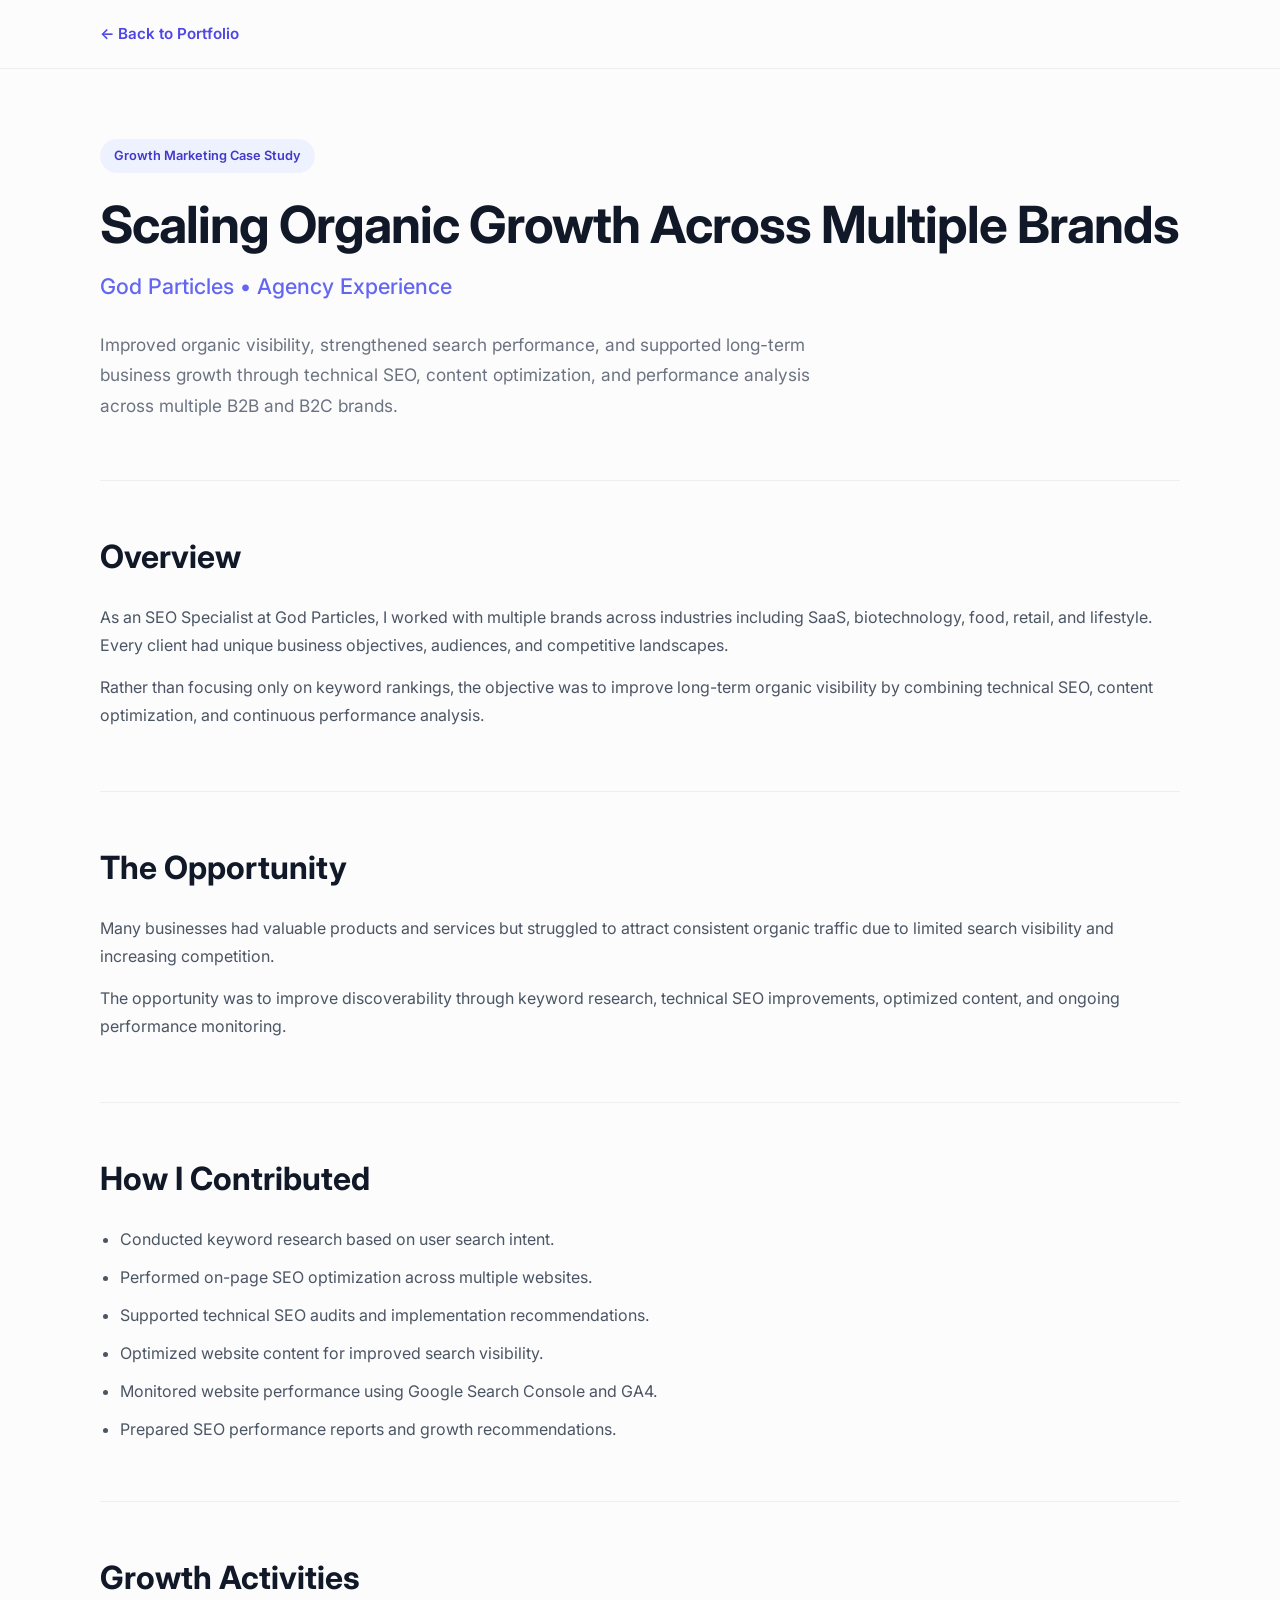
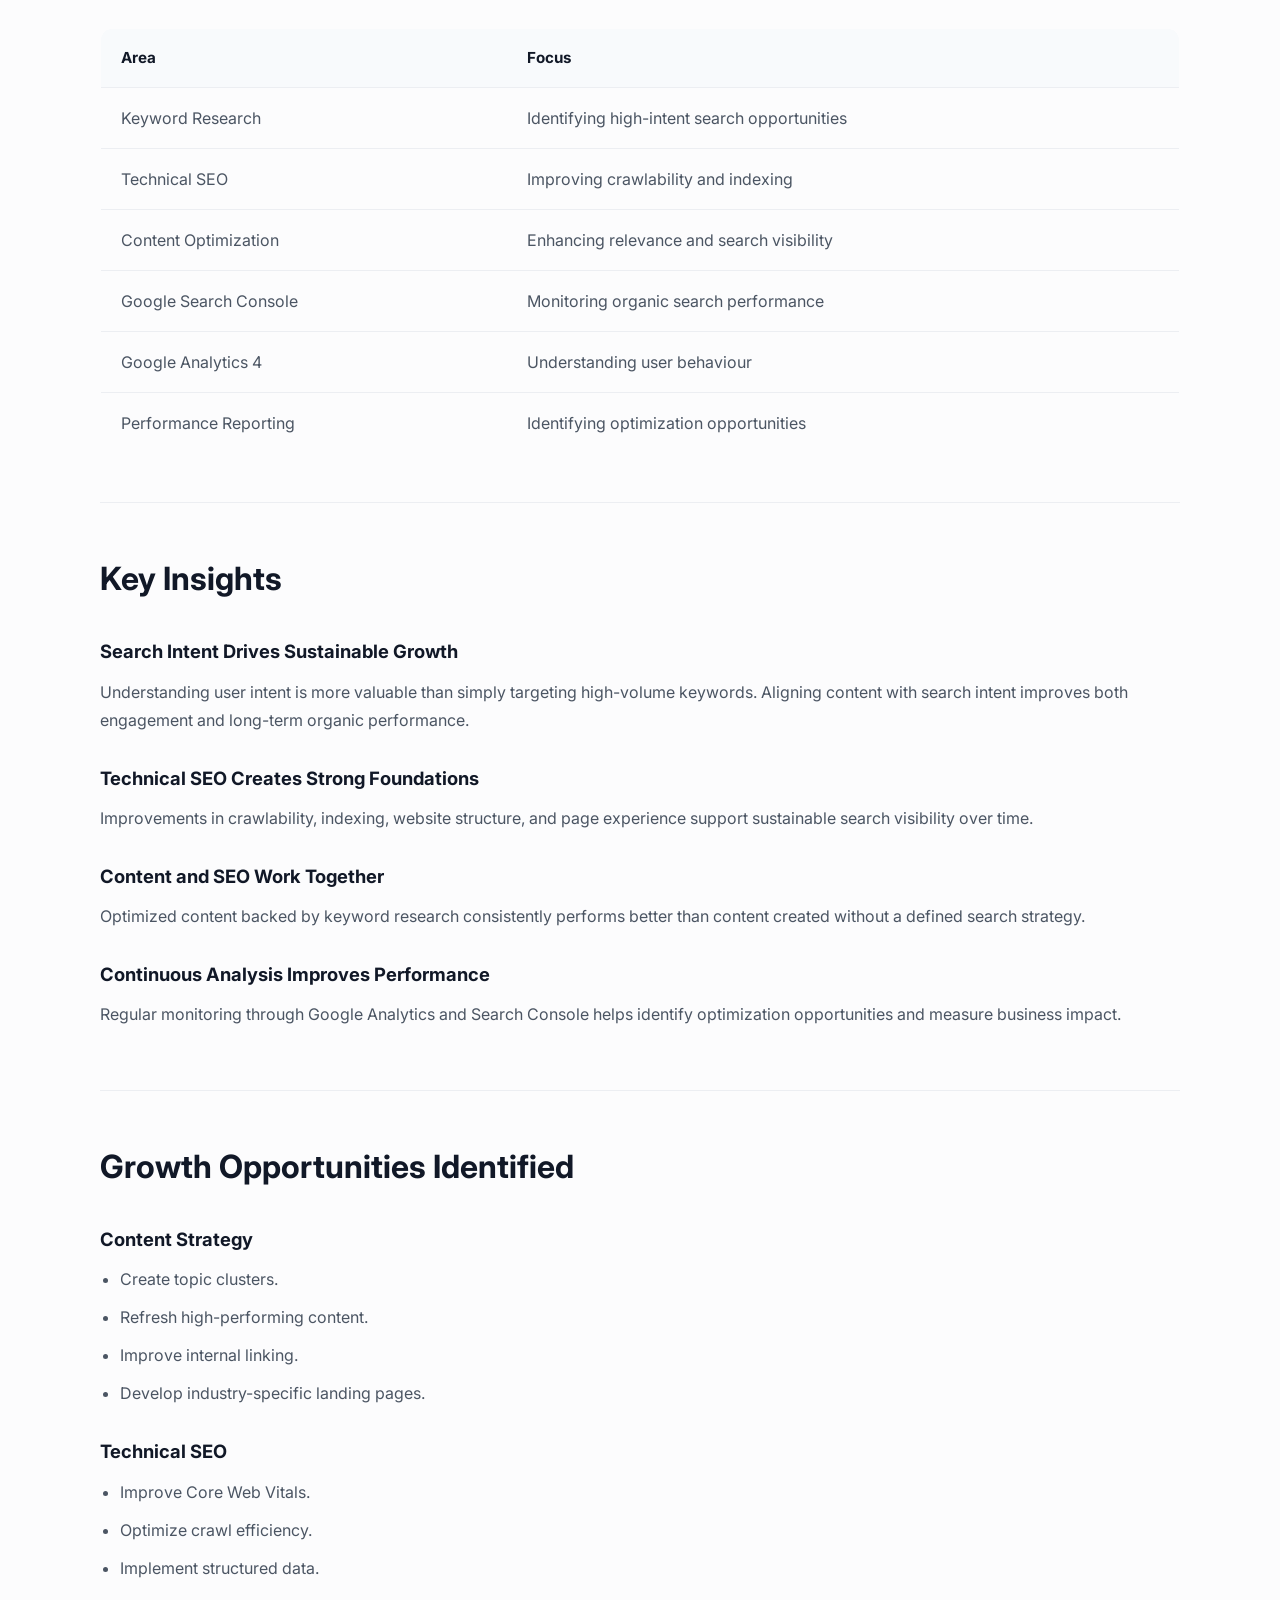
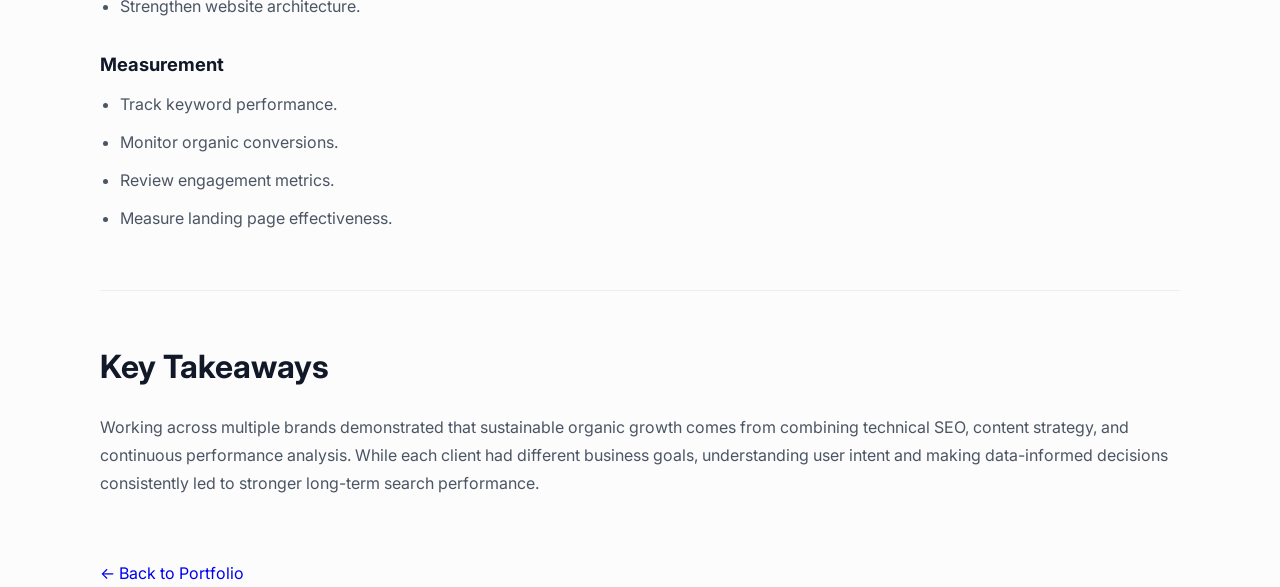
<file: Agency.html>
<!DOCTYPE html>
<html lang="en">

<head>
    <!-- Google tag (gtag.js) -->
<script async src="https://www.googletagmanager.com/gtag/js?id=G-L05NKKYNRR"></script>
<script>
  window.dataLayer = window.dataLayer || [];
  function gtag(){dataLayer.push(arguments);}
  gtag('js', new Date());

  gtag('config', 'G-L05NKKYNRR');
</script>

    <meta charset="UTF-8">

    <meta name="viewport" content="width=device-width, initial-scale=1.0">

    <title>Scaling Organic Growth Across Multiple Brands | Growth Case Study</title>

    <link rel="stylesheet" href="solinas.css">

</head>

<body>

<header>

    <div class="container">

        <a href="index.html" class="back">

            ← Back to Portfolio

        </a>

    </div>

</header>


<main class="container">


<!-- ===========================
HERO
=========================== -->

<section class="hero">

    <span class="tag">

        Growth Marketing Case Study

    </span>

    <h1>

        Scaling Organic Growth Across Multiple Brands

    </h1>

    <h2>

        God Particles • Agency Experience

    </h2>

    <p>

        Improved organic visibility, strengthened search performance, and supported
        long-term business growth through technical SEO, content optimization, and
        performance analysis across multiple B2B and B2C brands.

    </p>

</section>



<hr>



<!-- ===========================
OVERVIEW
=========================== -->

<section>

    <h2>

        Overview

    </h2>

    <p>

        As an SEO Specialist at God Particles, I worked with multiple brands across
        industries including SaaS, biotechnology, food, retail, and lifestyle.
        Every client had unique business objectives, audiences, and competitive
        landscapes.

    </p>

    <p>

        Rather than focusing only on keyword rankings, the objective was to improve
        long-term organic visibility by combining technical SEO, content
        optimization, and continuous performance analysis.

    </p>

</section>



<hr>



<!-- ===========================
THE OPPORTUNITY
=========================== -->

<section>

    <h2>

        The Opportunity

    </h2>

    <p>

        Many businesses had valuable products and services but struggled to attract
        consistent organic traffic due to limited search visibility and increasing
        competition.

    </p>

    <p>

        The opportunity was to improve discoverability through keyword research,
        technical SEO improvements, optimized content, and ongoing performance
        monitoring.

    </p>

</section>



<hr>



<!-- ===========================
MY CONTRIBUTION
=========================== -->

<section>

    <h2>

        How I Contributed

    </h2>

    <ul>

        <li>Conducted keyword research based on user search intent.</li>

        <li>Performed on-page SEO optimization across multiple websites.</li>

        <li>Supported technical SEO audits and implementation recommendations.</li>

        <li>Optimized website content for improved search visibility.</li>

        <li>Monitored website performance using Google Search Console and GA4.</li>

        <li>Prepared SEO performance reports and growth recommendations.</li>

    </ul>

</section>



<hr>



<!-- ===========================
GROWTH ACTIVITIES
=========================== -->

<section>

    <h2>

        Growth Activities

    </h2>

    <table>

        <thead>

            <tr>

                <th>Area</th>

                <th>Focus</th>

            </tr>

        </thead>

        <tbody>

            <tr>

                <td>Keyword Research</td>

                <td>Identifying high-intent search opportunities</td>

            </tr>

            <tr>

                <td>Technical SEO</td>

                <td>Improving crawlability and indexing</td>

            </tr>

            <tr>

                <td>Content Optimization</td>

                <td>Enhancing relevance and search visibility</td>

            </tr>

            <tr>

                <td>Google Search Console</td>

                <td>Monitoring organic search performance</td>

            </tr>

            <tr>

                <td>Google Analytics 4</td>

                <td>Understanding user behaviour</td>

            </tr>

            <tr>

                <td>Performance Reporting</td>

                <td>Identifying optimization opportunities</td>

            </tr>

        </tbody>

    </table>

</section>



<hr>



<!-- ===========================
KEY INSIGHTS
=========================== -->

<section>

    <h2>

        Key Insights

    </h2>

    <div class="insight">

        <h3>

            Search Intent Drives Sustainable Growth

        </h3>

        <p>

            Understanding user intent is more valuable than simply targeting
            high-volume keywords. Aligning content with search intent improves
            both engagement and long-term organic performance.

        </p>

    </div>

    <div class="insight">

        <h3>

            Technical SEO Creates Strong Foundations

        </h3>

        <p>

            Improvements in crawlability, indexing, website structure, and page
            experience support sustainable search visibility over time.

        </p>

    </div>

    <div class="insight">

        <h3>

            Content and SEO Work Together

        </h3>

        <p>

            Optimized content backed by keyword research consistently performs
            better than content created without a defined search strategy.

        </p>

    </div>

    <div class="insight">

        <h3>

            Continuous Analysis Improves Performance

        </h3>

        <p>

            Regular monitoring through Google Analytics and Search Console helps
            identify optimization opportunities and measure business impact.

        </p>

    </div>

</section>



<hr>



<!-- ===========================
GROWTH OPPORTUNITIES
=========================== -->

<section>

    <h2>

        Growth Opportunities Identified

    </h2>

    <div class="recommendation-grid">

        <div class="recommendation-card">

            <h3>

                Content Strategy

            </h3>

            <ul>

                <li>Create topic clusters.</li>

                <li>Refresh high-performing content.</li>

                <li>Improve internal linking.</li>

                <li>Develop industry-specific landing pages.</li>

            </ul>

        </div>

        <div class="recommendation-card">

            <h3>

                Technical SEO

            </h3>

            <ul>

                <li>Improve Core Web Vitals.</li>

                <li>Optimize crawl efficiency.</li>

                <li>Implement structured data.</li>

                <li>Strengthen website architecture.</li>

            </ul>

        </div>

        <div class="recommendation-card">

            <h3>

                Measurement

            </h3>

            <ul>

                <li>Track keyword performance.</li>

                <li>Monitor organic conversions.</li>

                <li>Review engagement metrics.</li>

                <li>Measure landing page effectiveness.</li>

            </ul>

        </div>

    </div>

</section>



<hr>



<!-- ===========================
KEY TAKEAWAYS
=========================== -->

<section>

    <h2>

        Key Takeaways

    </h2>

    <p>

        Working across multiple brands demonstrated that sustainable organic
        growth comes from combining technical SEO, content strategy, and
        continuous performance analysis. While each client had different
        business goals, understanding user intent and making data-informed
        decisions consistently led to stronger long-term search performance.

    </p>

</section>



<footer>

    <a href="index.html">

        ← Back to Portfolio

    </a>

</footer>


</main>

</body>

</html>
</file>
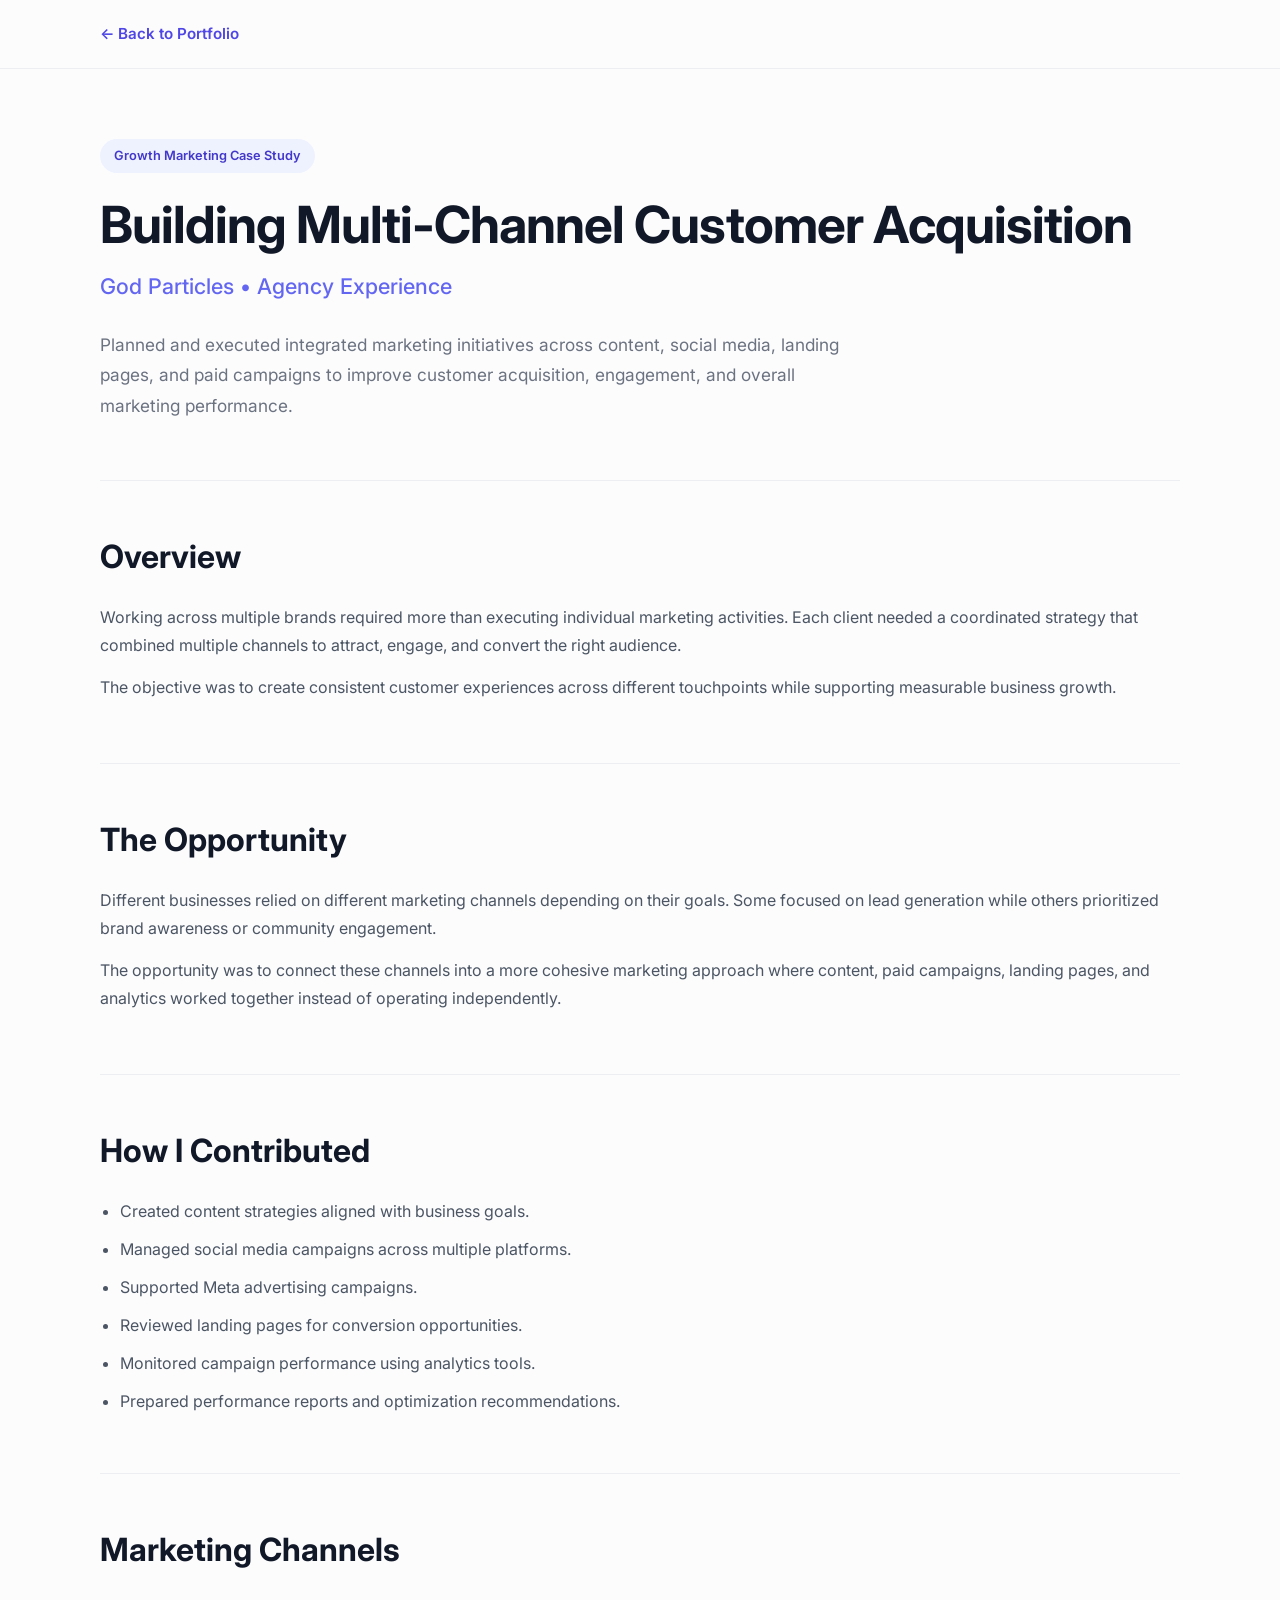
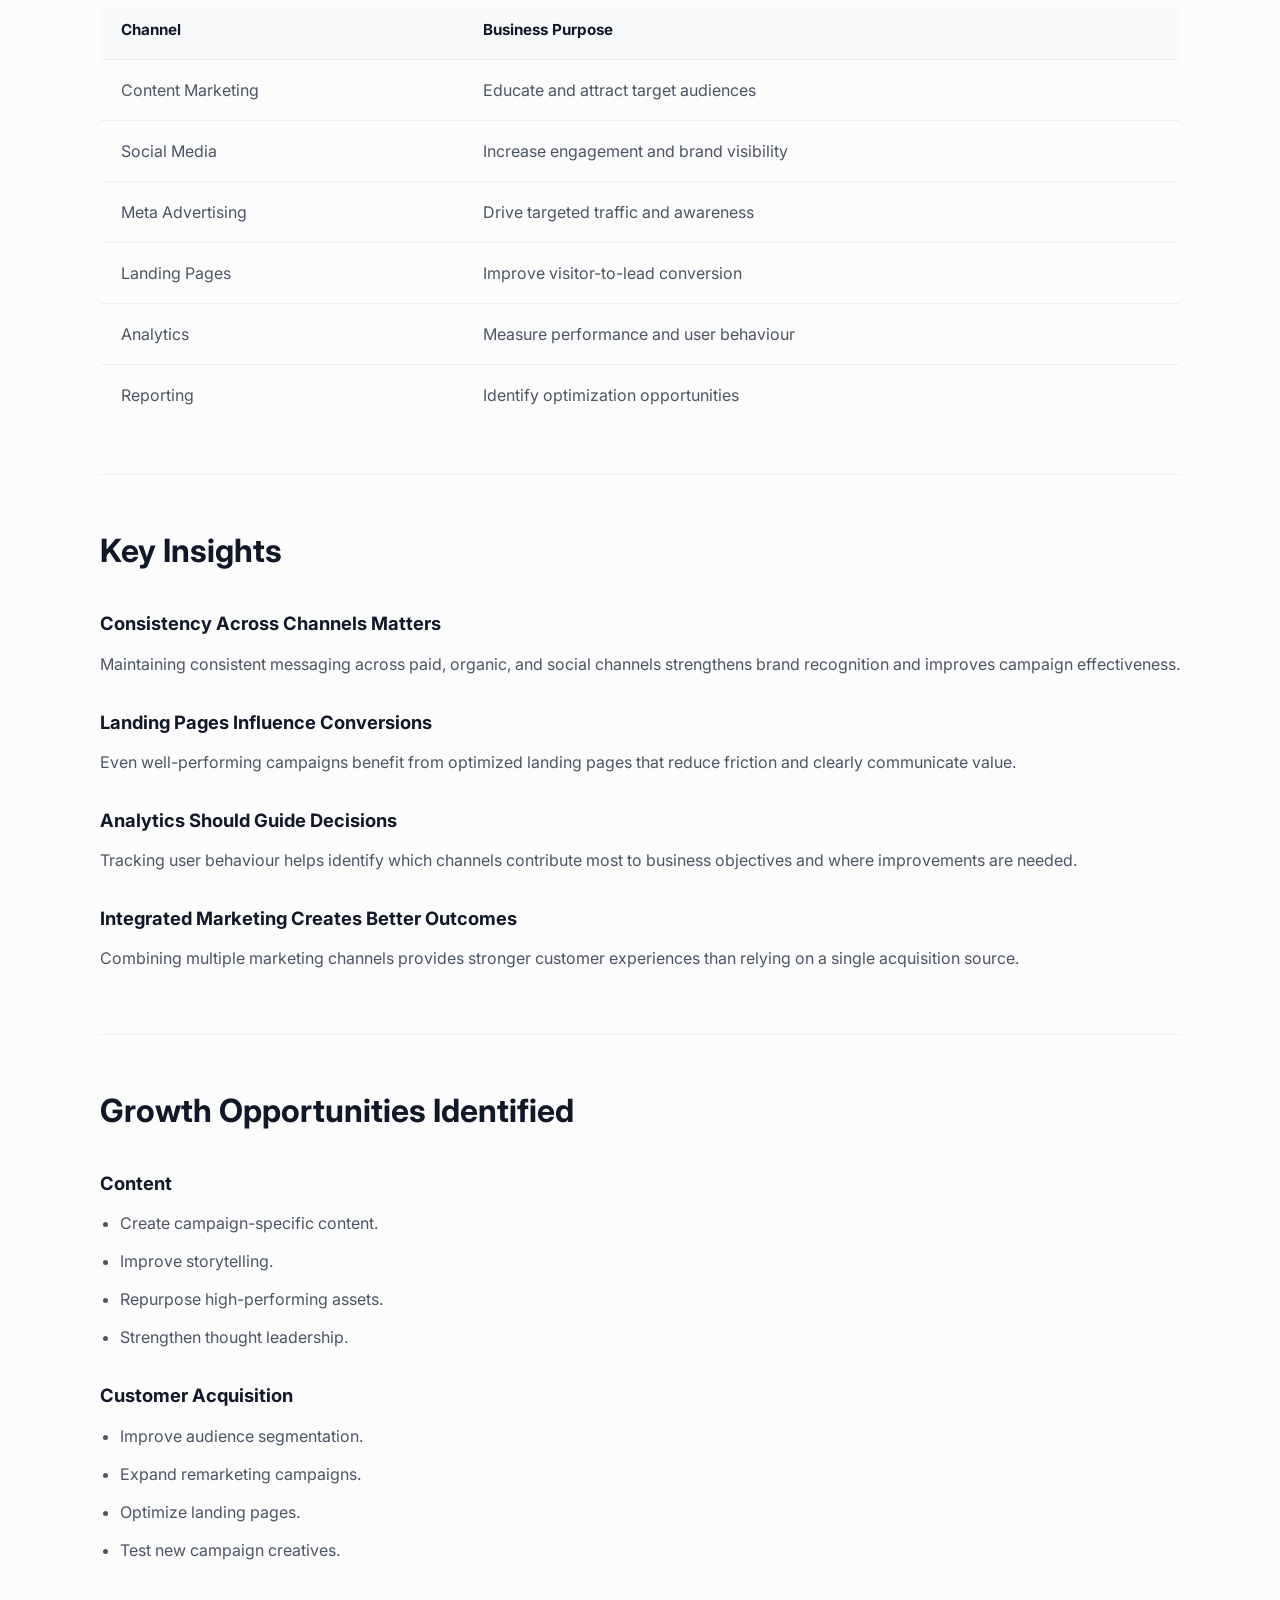
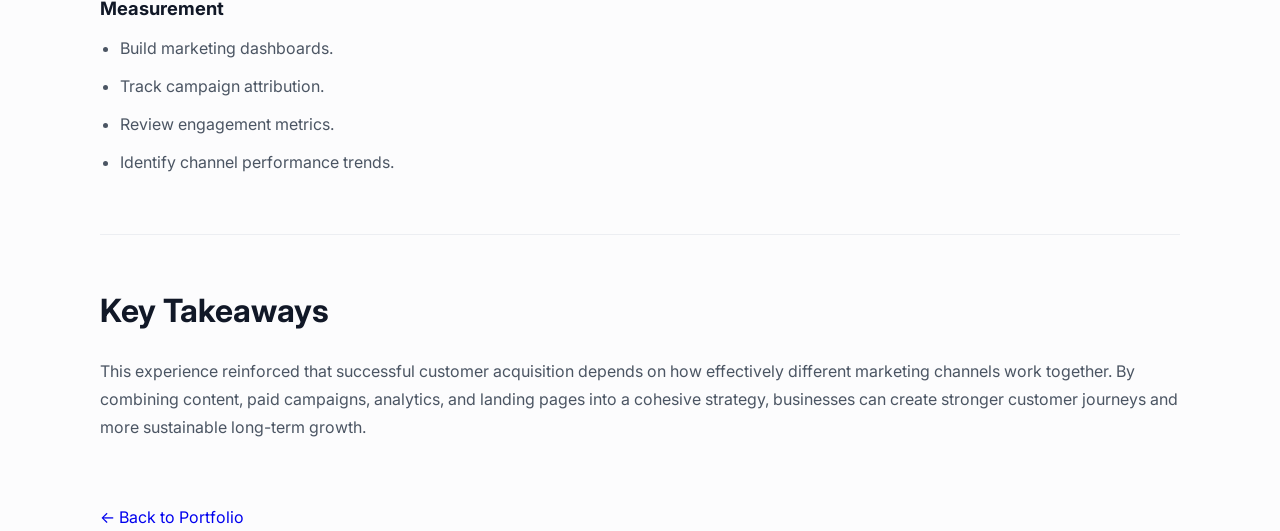
<file: case 3.html>
<!DOCTYPE html>
<html lang="en">

<head>
<!-- Google tag (gtag.js) -->
<script async src="https://www.googletagmanager.com/gtag/js?id=G-L05NKKYNRR"></script>
<script>
  window.dataLayer = window.dataLayer || [];
  function gtag(){dataLayer.push(arguments);}
  gtag('js', new Date());

  gtag('config', 'G-L05NKKYNRR');
</script>
<meta charset="UTF-8">

<meta name="viewport" content="width=device-width, initial-scale=1.0">

<title>Building Multi-Channel Customer Acquisition | Growth Case Study</title>

<link rel="stylesheet" href="solinas.css">

</head>

<body>

<header>

<div class="container">

<a href="index.html" class="back">

← Back to Portfolio

</a>

</div>

</header>


<main class="container">


<section class="hero">

<span class="tag">

Growth Marketing Case Study

</span>

<h1>

Building Multi-Channel Customer Acquisition

</h1>

<h2>

God Particles • Agency Experience

</h2>

<p>

Planned and executed integrated marketing initiatives across content,
social media, landing pages, and paid campaigns to improve customer
acquisition, engagement, and overall marketing performance.

</p>

</section>


<hr>


<section>

<h2>

Overview

</h2>

<p>

Working across multiple brands required more than executing individual
marketing activities. Each client needed a coordinated strategy that
combined multiple channels to attract, engage, and convert the right
audience.

</p>

<p>

The objective was to create consistent customer experiences across
different touchpoints while supporting measurable business growth.

</p>

</section>


<hr>


<section>

<h2>

The Opportunity

</h2>

<p>

Different businesses relied on different marketing channels depending on
their goals. Some focused on lead generation while others prioritized
brand awareness or community engagement.

</p>

<p>

The opportunity was to connect these channels into a more cohesive
marketing approach where content, paid campaigns, landing pages, and
analytics worked together instead of operating independently.

</p>

</section>


<hr>


<section>

<h2>

How I Contributed

</h2>

<ul>

<li>Created content strategies aligned with business goals.</li>

<li>Managed social media campaigns across multiple platforms.</li>

<li>Supported Meta advertising campaigns.</li>

<li>Reviewed landing pages for conversion opportunities.</li>

<li>Monitored campaign performance using analytics tools.</li>

<li>Prepared performance reports and optimization recommendations.</li>

</ul>

</section>


<hr>


<section>

<h2>

Marketing Channels

</h2>

<table>

<thead>

<tr>

<th>Channel</th>

<th>Business Purpose</th>

</tr>

</thead>

<tbody>

<tr>

<td>Content Marketing</td>

<td>Educate and attract target audiences</td>

</tr>

<tr>

<td>Social Media</td>

<td>Increase engagement and brand visibility</td>

</tr>

<tr>

<td>Meta Advertising</td>

<td>Drive targeted traffic and awareness</td>

</tr>

<tr>

<td>Landing Pages</td>

<td>Improve visitor-to-lead conversion</td>

</tr>

<tr>

<td>Analytics</td>

<td>Measure performance and user behaviour</td>

</tr>

<tr>

<td>Reporting</td>

<td>Identify optimization opportunities</td>

</tr>

</tbody>

</table>

</section>


<hr>


<section>

<h2>

Key Insights

</h2>

<div class="insight">

<h3>

Consistency Across Channels Matters

</h3>

<p>

Maintaining consistent messaging across paid, organic, and social
channels strengthens brand recognition and improves campaign
effectiveness.

</p>

</div>

<div class="insight">

<h3>

Landing Pages Influence Conversions

</h3>

<p>

Even well-performing campaigns benefit from optimized landing pages that
reduce friction and clearly communicate value.

</p>

</div>

<div class="insight">

<h3>

Analytics Should Guide Decisions

</h3>

<p>

Tracking user behaviour helps identify which channels contribute most to
business objectives and where improvements are needed.

</p>

</div>

<div class="insight">

<h3>

Integrated Marketing Creates Better Outcomes

</h3>

<p>

Combining multiple marketing channels provides stronger customer
experiences than relying on a single acquisition source.

</p>

</div>

</section>


<hr>


<section>

<h2>

Growth Opportunities Identified

</h2>

<div class="recommendation-grid">

<div class="recommendation-card">

<h3>

Content

</h3>

<ul>

<li>Create campaign-specific content.</li>

<li>Improve storytelling.</li>

<li>Repurpose high-performing assets.</li>

<li>Strengthen thought leadership.</li>

</ul>

</div>

<div class="recommendation-card">

<h3>

Customer Acquisition

</h3>

<ul>

<li>Improve audience segmentation.</li>

<li>Expand remarketing campaigns.</li>

<li>Optimize landing pages.</li>

<li>Test new campaign creatives.</li>

</ul>

</div>

<div class="recommendation-card">

<h3>

Measurement

</h3>

<ul>

<li>Build marketing dashboards.</li>

<li>Track campaign attribution.</li>

<li>Review engagement metrics.</li>

<li>Identify channel performance trends.</li>

</ul>

</div>

</div>

</section>


<hr>


<section>

<h2>

Key Takeaways

</h2>

<p>

This experience reinforced that successful customer acquisition depends
on how effectively different marketing channels work together. By
combining content, paid campaigns, analytics, and landing pages into a
cohesive strategy, businesses can create stronger customer journeys and
more sustainable long-term growth.

</p>

</section>


<footer>

<a href="index.html">

← Back to Portfolio

</a>

</footer>


</main>

</body>

</html>
</file>
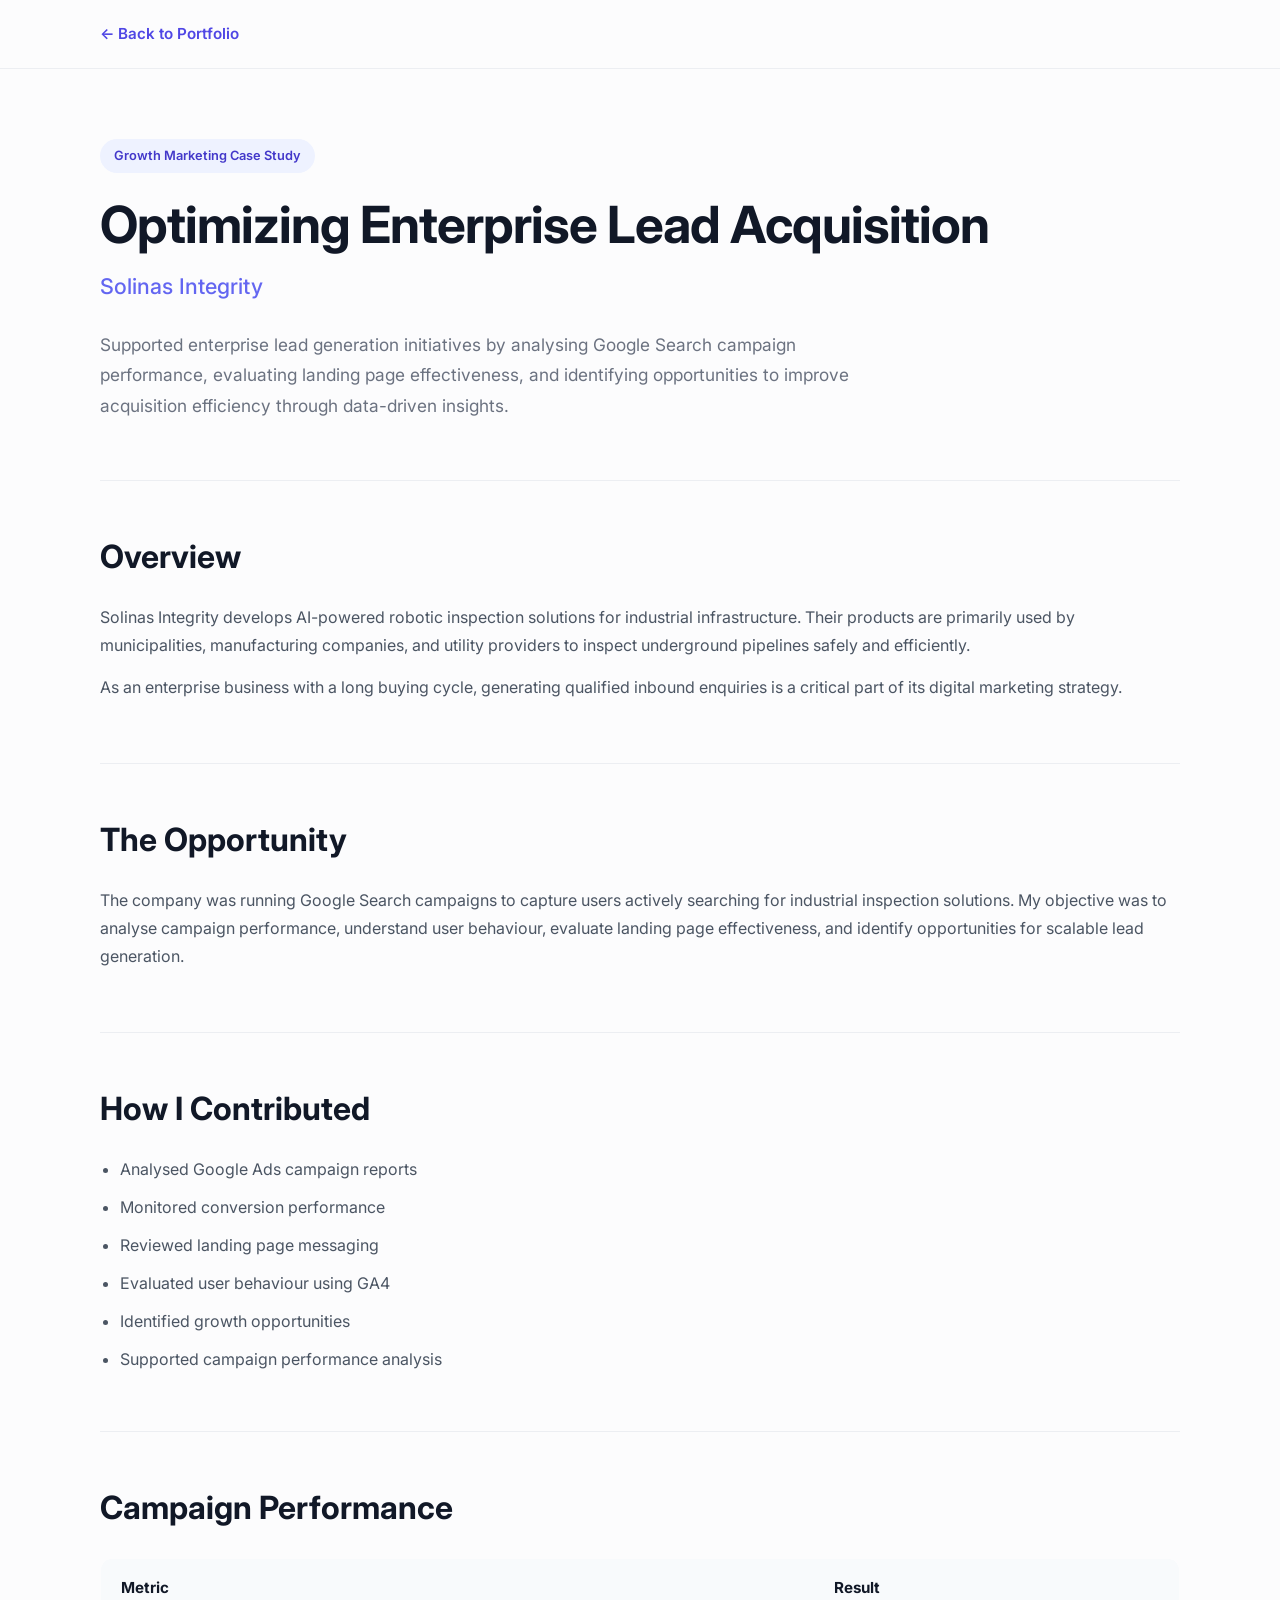
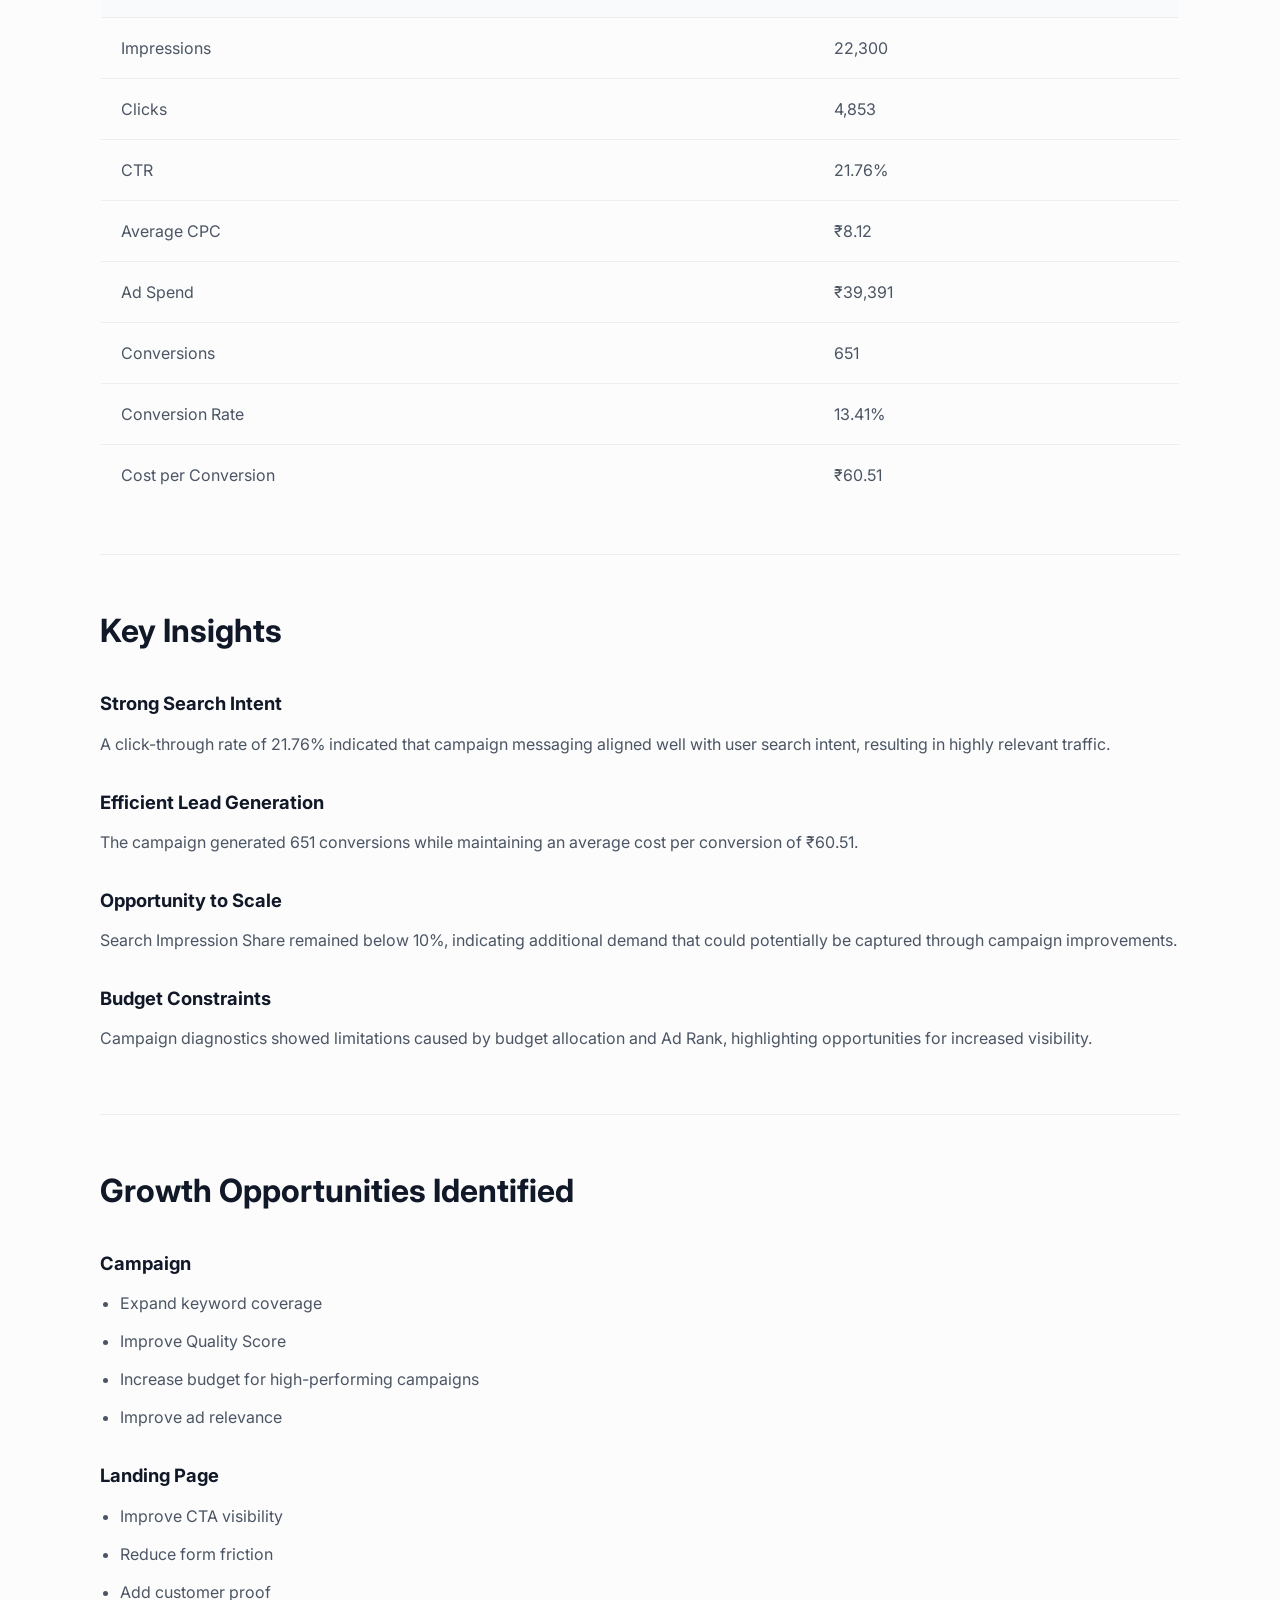
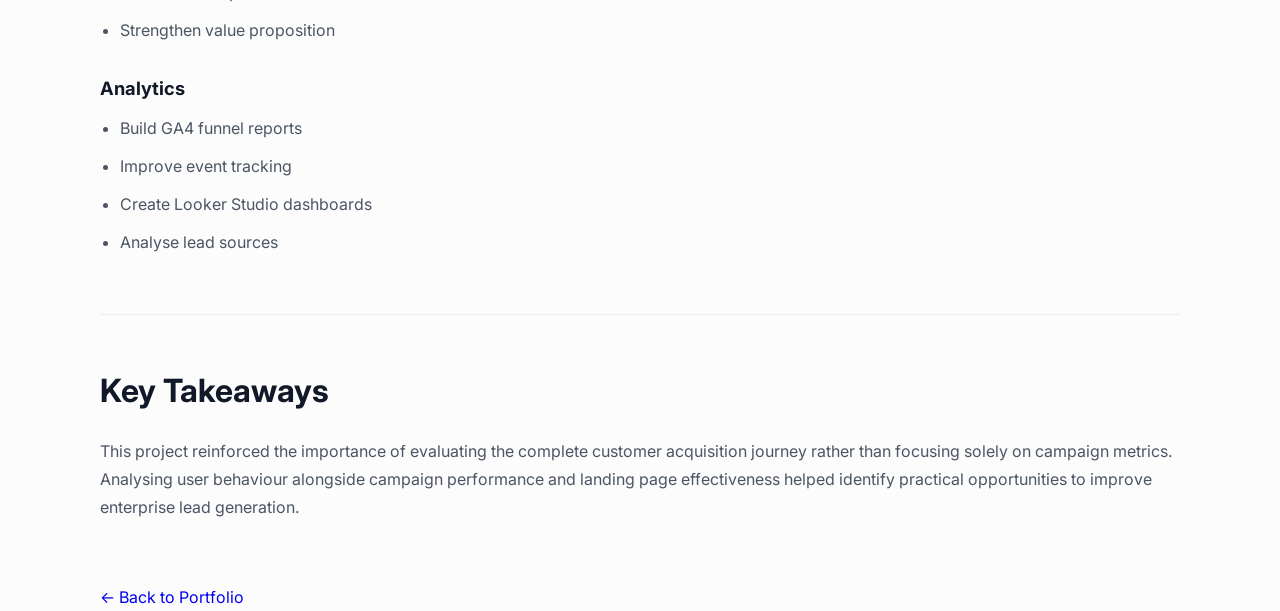
<file: solinas.html>
<!DOCTYPE html>
<html lang="en">

<head>
<!-- Google tag (gtag.js) -->
<script async src="https://www.googletagmanager.com/gtag/js?id=G-L05NKKYNRR"></script>
<script>
  window.dataLayer = window.dataLayer || [];
  function gtag(){dataLayer.push(arguments);}
  gtag('js', new Date());

  gtag('config', 'G-L05NKKYNRR');
</script>
<meta charset="UTF-8">

<meta name="viewport" content="width=device-width, initial-scale=1.0">

<title>Optimizing Enterprise Lead Acquisition | Solinas Integrity</title>

<link rel="stylesheet" href="solinas.css">

</head>

<body>

<header>

<div class="container">

<a href="index.html" class="back">

← Back to Portfolio

</a>

</div>

</header>


<main class="container">


<section class="hero">

<span class="tag">

Growth Marketing Case Study

</span>

<h1>

Optimizing Enterprise Lead Acquisition

</h1>

<h2>

Solinas Integrity

</h2>

<p>

Supported enterprise lead generation initiatives by analysing Google Search campaign performance, evaluating landing page effectiveness, and identifying opportunities to improve acquisition efficiency through data-driven insights.

</p>

</section>



<hr>



<section>

<h2>

Overview

</h2>

<p>

Solinas Integrity develops AI-powered robotic inspection solutions for industrial infrastructure. Their products are primarily used by municipalities, manufacturing companies, and utility providers to inspect underground pipelines safely and efficiently.

</p>

<p>

As an enterprise business with a long buying cycle, generating qualified inbound enquiries is a critical part of its digital marketing strategy.

</p>

</section>



<hr>



<section>

<h2>

The Opportunity

</h2>

<p>

The company was running Google Search campaigns to capture users actively searching for industrial inspection solutions.

My objective was to analyse campaign performance, understand user behaviour, evaluate landing page effectiveness, and identify opportunities for scalable lead generation.

</p>

</section>



<hr>



<section>

<h2>

How I Contributed

</h2>

<ul>

<li>Analysed Google Ads campaign reports</li>

<li>Monitored conversion performance</li>

<li>Reviewed landing page messaging</li>

<li>Evaluated user behaviour using GA4</li>

<li>Identified growth opportunities</li>

<li>Supported campaign performance analysis</li>

</ul>

</section>



<hr>



<section>

<h2>

Campaign Performance

</h2>

<table>

<thead>

<tr>

<th>Metric</th>

<th>Result</th>

</tr>

</thead>

<tbody>

<tr>

<td>Impressions</td>

<td>22,300</td>

</tr>

<tr>

<td>Clicks</td>

<td>4,853</td>

</tr>

<tr>

<td>CTR</td>

<td>21.76%</td>

</tr>

<tr>

<td>Average CPC</td>

<td>₹8.12</td>

</tr>

<tr>

<td>Ad Spend</td>

<td>₹39,391</td>

</tr>

<tr>

<td>Conversions</td>

<td>651</td>

</tr>

<tr>

<td>Conversion Rate</td>

<td>13.41%</td>

</tr>

<tr>

<td>Cost per Conversion</td>

<td>₹60.51</td>

</tr>

</tbody>

</table>

</section>



<hr>



<section>

<h2>

Key Insights

</h2>

<h3>

Strong Search Intent

</h3>

<p>

A click-through rate of 21.76% indicated that campaign messaging aligned well with user search intent, resulting in highly relevant traffic.

</p>

<h3>

Efficient Lead Generation

</h3>

<p>

The campaign generated 651 conversions while maintaining an average cost per conversion of ₹60.51.

</p>

<h3>

Opportunity to Scale

</h3>

<p>

Search Impression Share remained below 10%, indicating additional demand that could potentially be captured through campaign improvements.

</p>

<h3>

Budget Constraints

</h3>

<p>

Campaign diagnostics showed limitations caused by budget allocation and Ad Rank, highlighting opportunities for increased visibility.

</p>

</section>



<hr>



<section>

<h2>

Growth Opportunities Identified

</h2>

<h3>

Campaign

</h3>

<ul>

<li>Expand keyword coverage</li>

<li>Improve Quality Score</li>

<li>Increase budget for high-performing campaigns</li>

<li>Improve ad relevance</li>

</ul>

<h3>

Landing Page

</h3>

<ul>

<li>Improve CTA visibility</li>

<li>Reduce form friction</li>

<li>Add customer proof</li>

<li>Strengthen value proposition</li>

</ul>

<h3>

Analytics

</h3>

<ul>

<li>Build GA4 funnel reports</li>

<li>Improve event tracking</li>

<li>Create Looker Studio dashboards</li>

<li>Analyse lead sources</li>

</ul>

</section>



<hr>



<section>

<h2>

Key Takeaways

</h2>

<p>

This project reinforced the importance of evaluating the complete customer acquisition journey rather than focusing solely on campaign metrics. Analysing user behaviour alongside campaign performance and landing page effectiveness helped identify practical opportunities to improve enterprise lead generation.

</p>

</section>



<footer>

<a href="index.html">

← Back to Portfolio

</a>

</footer>


</main>

</body>

</html>
</file>
<file: solinas.css>
/* =====================================================
   GOOGLE FONT
===================================================== */

@import url('https://fonts.googleapis.com/css2?family=Inter:wght@300;400;500;600;700;800&display=swap');


/* =====================================================
   RESET
===================================================== */

*{
    margin:0;
    padding:0;
    box-sizing:border-box;
}

html{
    scroll-behavior:smooth;
}

body{

    font-family:'Inter',sans-serif;

    background:#fcfcfd;

    color:#111827;

    line-height:1.75;

    -webkit-font-smoothing:antialiased;

}

img{

    max-width:100%;

}

a{

    text-decoration:none;

}


/* =====================================================
   CONTAINER
===================================================== */

.container{

    width:min(1080px,92%);

    margin:auto;

}


/* =====================================================
   HEADER
===================================================== */

header{

    position:sticky;

    top:0;

    z-index:1000;

    background:rgba(252,252,253,.94);

    backdrop-filter:blur(10px);

    border-bottom:1px solid #eceef2;

}

header .container{

    display:flex;

    align-items:center;

    height:68px;

}

.back{

    font-size:.95rem;

    font-weight:600;

    color:#4f46e5;

}

.back:hover{

    color:#312e81;

}


/* =====================================================
   HERO
===================================================== */

.hero{

    padding:70px 0 45px;

}

.tag{

    display:inline-block;

    padding:6px 14px;

    border-radius:999px;

    background:#eef2ff;

    color:#4338ca;

    font-size:.8rem;

    font-weight:600;

    margin-bottom:22px;

}

.hero h1{

    font-size:3.2rem;

    line-height:1.15;

    font-weight:700;

    letter-spacing:-1px;

    margin-bottom:14px;

    color:#111827;

}

.hero h2{

    font-size:1.35rem;

    font-weight:500;

    color:#6366f1;

    margin-bottom:24px;

}

.hero p{

    max-width:760px;

    font-size:1.08rem;

    color:#6b7280;

}


/* =====================================================
   DIVIDER
===================================================== */

hr{

    border:none;

    border-top:1px solid #eceef2;

}


/* =====================================================
   SECTIONS
===================================================== */

section{

    padding:48px 0;

}

section h2{

    font-size:2rem;

    margin-bottom:18px;

    color:#111827;

}

section h3{

    font-size:1.15rem;

    margin-top:28px;

    margin-bottom:10px;

    color:#111827;

}

section p{

    color:#4b5563;

    margin-bottom:14px;

}


/* =====================================================
   LIST
===================================================== */

ul{

    padding-left:20px;

}

li{

    margin-bottom:10px;

    color:#4b5563;

}


/* =====================================================
   TABLE
===================================================== */

table{

    width:100%;

    margin-top:22px;

    border-collapse:collapse;

    border:1px solid #eceef2;

    border-radius:12px;

    overflow:hidden;

}

thead{

    background:#f8fafc;

}

th{

    text-align:left;

    padding:16px 20px;

    font-size:.95rem;

    color:#111827;

    border-bottom:1px solid #eceef2;

}

td{

    padding:16px 20px;

    color:#4b5563;

    border-bottom:1px solid #eceef2;

}

tbody tr:last-child td{

    border-bottom:none;

}

tbody tr:hover{

    background:#fafafa;

}


/* =====================================================
   TWO COLUMN LAYOUT
===================================================== */

.two-column{

    display:grid;

    grid-template-columns:1fr 1fr;

    gap:60px;

}
/* =====================================================
   GOOGLE FONT
===================================================== */

@import url('https://fonts.googleapis.com/css2?family=Inter:wght@300;400;500;600;700;800&display=swap');


/* =====================================================
   RESET
===================================================== */

*{
    margin:0;
    padding:0;
    box-sizing:border-box;
}

html{
    scroll-behavior:smooth;
}

body{

    font-family:'Inter',sans-serif;

    background:#fcfcfd;

    color:#111827;

    line-height:1.75;

    -webkit-font-smoothing:antialiased;

}

img{

    max-width:100%;

}

a{

    text-decoration:none;

}


/* =====================================================
   CONTAINER
===================================================== */

.container{

    width:min(1080px,92%);

    margin:auto;

}


/* =====================================================
   HEADER
===================================================== */

header{

    position:sticky;

    top:0;

    z-index:1000;

    background:rgba(252,252,253,.94);

    backdrop-filter:blur(10px);

    border-bottom:1px solid #eceef2;

}

header .container{

    display:flex;

    align-items:center;

    height:68px;

}

.back{

    font-size:.95rem;

    font-weight:600;

    color:#4f46e5;

}

.back:hover{

    color:#312e81;

}


/* =====================================================
   HERO
===================================================== */

.hero{

    padding:70px 0 45px;

}

.tag{

    display:inline-block;

    padding:6px 14px;

    border-radius:999px;

    background:#eef2ff;

    color:#4338ca;

    font-size:.8rem;

    font-weight:600;

    margin-bottom:22px;

}

.hero h1{

    font-size:3.2rem;

    line-height:1.15;

    font-weight:700;

    letter-spacing:-1px;

    margin-bottom:14px;

    color:#111827;

}

.hero h2{

    font-size:1.35rem;

    font-weight:500;

    color:#6366f1;

    margin-bottom:24px;

}

.hero p{

    max-width:760px;

    font-size:1.08rem;

    color:#6b7280;

}


/* =====================================================
   DIVIDER
===================================================== */

hr{

    border:none;

    border-top:1px solid #eceef2;

}


/* =====================================================
   SECTIONS
===================================================== */

section{

    padding:48px 0;

}

section h2{

    font-size:2rem;

    margin-bottom:18px;

    color:#111827;

}

section h3{

    font-size:1.15rem;

    margin-top:28px;

    margin-bottom:10px;

    color:#111827;

}

section p{

    color:#4b5563;

    margin-bottom:14px;

}


/* =====================================================
   LIST
===================================================== */

ul{

    padding-left:20px;

}

li{

    margin-bottom:10px;

    color:#4b5563;

}


/* =====================================================
   TABLE
===================================================== */

table{

    width:100%;

    margin-top:22px;

    border-collapse:collapse;

    border:1px solid #eceef2;

    border-radius:12px;

    overflow:hidden;

}

thead{

    background:#f8fafc;

}

th{

    text-align:left;

    padding:16px 20px;

    font-size:.95rem;

    color:#111827;

    border-bottom:1px solid #eceef2;

}

td{

    padding:16px 20px;

    color:#4b5563;

    border-bottom:1px solid #eceef2;

}

tbody tr:last-child td{

    border-bottom:none;

}

tbody tr:hover{

    background:#fafafa;

}


/* =====================================================
   TWO COLUMN LAYOUT
===================================================== */

.two-column{

    display:grid;

    grid-template-columns:1fr 1fr;

    gap:60px;

}
</file>
